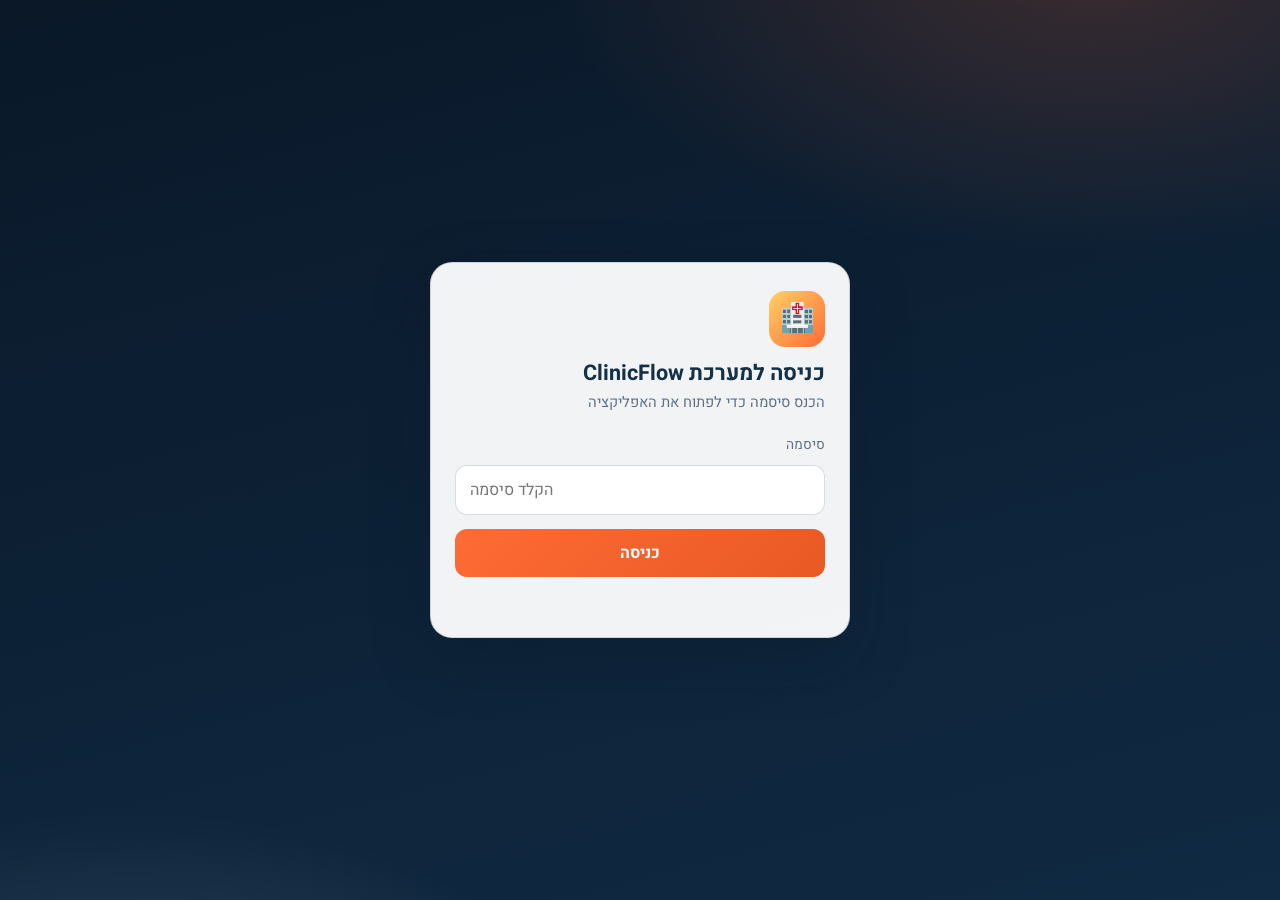
<file: index.html>
<!DOCTYPE html>
<html lang="he" dir="rtl">
<head>
  <meta charset="UTF-8">
  <meta name="viewport" content="width=device-width, initial-scale=1.0">
  <title>ClinicFlow Access</title>
  <link href="https://fonts.googleapis.com/css2?family=Heebo:wght@300;400;500;600;700;800&display=swap" rel="stylesheet">
  <link rel="stylesheet" href="style.css">
</head>
<body>
  <main class="gate-shell">
    <section class="gate-card">
      <div class="gate-logo">🏥</div>
      <h1>כניסה למערכת ClinicFlow</h1>
      <p>הכנס סיסמה כדי לפתוח את האפליקציה</p>

      <form id="gateForm" class="gate-form">
        <label for="passwordInput">סיסמה</label>
        <input id="passwordInput" type="password" autocomplete="current-password" required placeholder="הקלד סיסמה">
        <button id="enterBtn" type="submit">כניסה</button>
      </form>

      <div id="gateMessage" class="gate-message" aria-live="polite"></div>
    </section>
  </main>
  <script src="script.js"></script>
</body>
</html>
</file>
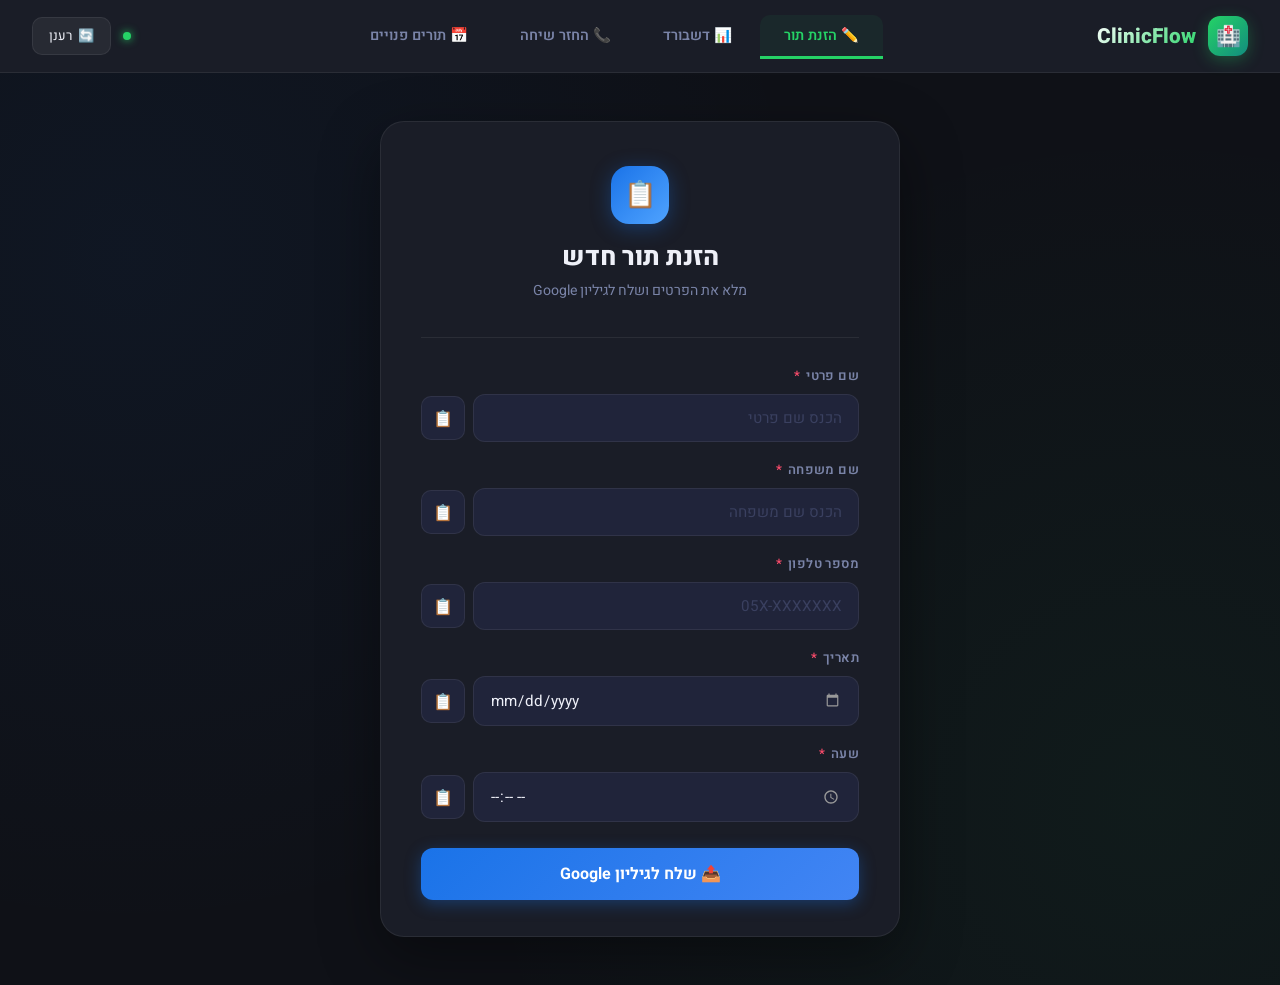
<file: private/d58feabe393e753726f542565ba76f9e6eb6b6ac49a5ca054e77da98424e3756/index.html>
<!DOCTYPE html>
<html lang="he" dir="rtl">
<head>
  <meta charset="UTF-8">
  <meta name="viewport" content="width=device-width, initial-scale=1.0">
  <title>ClinicFlow</title>
  <link href="https://fonts.googleapis.com/css2?family=Heebo:wght@300;400;500;600;700;800&display=swap" rel="stylesheet">
  <link rel="stylesheet" href="style.css">
</head>
<body>

<!-- ══ HEADER ══ -->
<div class="header">
  <div class="logo">
    <div class="logo-icon">🏥</div>
    <span class="logo-text">ClinicFlow</span>
  </div>

  <div class="tabs">
    <button class="tab active" onclick="switchTab('form')" id="tab-form">✏️ הזנת תור</button>
    <button class="tab" onclick="switchTab('dashboard')" id="tab-dashboard">📊 דשבורד</button>
    <button class="tab" onclick="switchTab('return')" id="tab-return">📞 החזר שיחה</button>
    <button class="tab" onclick="switchTab('available')" id="tab-available">📅 תורים פנויים</button>
  </div>

  <div class="header-right">
    <div class="status-dot"></div>
    <button class="refresh-btn" onclick="loadData()" id="refreshBtn">
      <span class="ri">🔄</span> רענן
    </button>
  </div>
</div>

<!-- ══ TAB 1 — FORM ══ -->
<div class="page active" id="page-form">
  <div class="form-wrapper">
    <div class="form-card">
      <div class="form-header">
        <div class="form-icon">📋</div>
        <h1>הזנת תור חדש</h1>
        <p>מלא את הפרטים ושלח לגיליון Google</p>
      </div>
      <div class="form-divider"></div>

      <div class="field-group">
        <label class="field-label">שם פרטי <span class="req">*</span></label>
        <div class="input-row">
          <input type="text" id="name" class="form-input" placeholder="הכנס שם פרטי">
          <button class="copy-btn" onclick="copyField('name')">📋<span class="tooltip">הועתק!</span></button>
        </div>
      </div>

      <div class="field-group">
        <label class="field-label">שם משפחה <span class="req">*</span></label>
        <div class="input-row">
          <input type="text" id="surname" class="form-input" placeholder="הכנס שם משפחה">
          <button class="copy-btn" onclick="copyField('surname')">📋<span class="tooltip">הועתק!</span></button>
        </div>
      </div>

      <div class="field-group">
        <label class="field-label">מספר טלפון <span class="req">*</span></label>
        <div class="input-row">
          <input type="tel" id="phone" class="form-input" placeholder="05X-XXXXXXX" maxlength="15" dir="ltr" style="text-align:right;">
          <button class="copy-btn" onclick="copyField('phone')">📋<span class="tooltip">הועתק!</span></button>
        </div>
      </div>

      <div class="field-group">
        <label class="field-label">תאריך <span class="req">*</span></label>
        <div class="input-row">
          <input type="date" id="date" class="form-input">
          <button class="copy-btn" onclick="copyField('date')">📋<span class="tooltip">הועתק!</span></button>
        </div>
      </div>

      <div class="field-group">
        <label class="field-label">שעה <span class="req">*</span></label>
        <div class="input-row">
          <input type="time" id="time" class="form-input">
          <button class="copy-btn" onclick="copyField('time')">📋<span class="tooltip">הועתק!</span></button>
        </div>
      </div>

      <button class="submit-btn" id="submitBtn" onclick="submitForm()">📤 שלח לגיליון Google</button>
      <div id="formMessage"></div>
    </div>
  </div>
</div>

<!-- ══ TAB 2 — DASHBOARD ══ -->
<div class="page" id="page-dashboard">

  <div class="stats-bar">
    <div class="stat-card">
      <div class="stat-icon green">👥</div>
      <div>
        <div class="stat-num" id="statTotal">—</div>
        <div class="stat-label">סך מטופלים</div>
      </div>
    </div>
    <div class="stat-card">
      <div class="stat-icon blue">📅</div>
      <div>
        <div class="stat-num" id="statDates">—</div>
        <div class="stat-label">תאריכים פעילים</div>
      </div>
    </div>
    <div class="stat-card">
      <div class="stat-icon orange">💬</div>
      <div>
        <div class="stat-num" id="statMsg">—</div>
        <div class="stat-label">הודעות מוכנות</div>
      </div>
    </div>
  </div>

  <div class="toolbar">
    <input class="search-box" type="text" id="searchInput" placeholder="🔍  חפש לפי שם, טלפון או תאריך..." oninput="filterCards()">
    <button class="sort-btn" id="sortBtn" onclick="toggleSort()">⏰ מיין לפי שעה</button>
  </div>

  <div class="error-banner" id="errorBanner"></div>

  <div class="grid" id="grid">
    <div class="state-box">
      <div class="spinner"></div>
      <h3>טוען נתונים...</h3>
    </div>
  </div>

</div>

<!-- ══ TAB 3 — RETURN CALL ══ -->
<div class="page" id="page-return">

  <div class="stats-bar">
    <div class="stat-card">
      <div class="stat-icon green">📞</div>
      <div>
        <div class="stat-num" id="returnTotal">—</div>
        <div class="stat-label">שיחות להחזרה</div>
      </div>
    </div>
    <div class="stat-card">
      <div class="stat-icon orange">💬</div>
      <div>
        <div class="stat-num" id="returnSent">0</div>
        <div class="stat-label">הודעות נשלחו היום</div>
      </div>
    </div>
  </div>

  <div class="toolbar">
    <input class="search-box" type="text" id="returnSearch" placeholder="🔍  חפש לפי מספר טלפון..." oninput="filterReturn()">
    <button class="refresh-btn" style="padding:11px 16px;" onclick="loadReturnData()">🔄 רענן</button>
  </div>

  <div class="error-banner" id="returnErrorBanner"></div>

  <div class="grid" id="returnGrid">
    <div class="state-box">
      <div class="spinner"></div>
      <h3>טוען נתונים...</h3>
    </div>
  </div>

</div>

<!-- ══ TAB 4 — AVAILABLE APPOINTMENTS ══ -->
<div class="page" id="page-available">

  <div class="stats-bar">
    <div class="stat-card">
      <div class="stat-icon blue">📅</div>
      <div>
        <div class="stat-num" id="availTotal">—</div>
        <div class="stat-label">תאריכים בטבלה</div>
      </div>
    </div>
    <div class="stat-card">
      <div class="stat-icon green">✅</div>
      <div>
        <div class="stat-num" id="availOpen">—</div>
        <div class="stat-label">עם תורים פנויים</div>
      </div>
    </div>
    <div class="stat-card">
      <div class="stat-icon orange">🚫</div>
      <div>
        <div class="stat-num" id="availFull">—</div>
        <div class="stat-label">מלאים לגמרי</div>
      </div>
    </div>
  </div>

  <div class="toolbar">
    <input class="search-box" type="text" id="availSearch" placeholder="🔍  חפש לפי תאריך..." oninput="filterAvailable()">
    <button class="refresh-btn" style="padding:11px 16px;" onclick="loadAvailableData()">🔄 רענן</button>
  </div>

  <div class="error-banner" id="availErrorBanner"></div>

  <div class="grid" id="availGrid">
    <div class="state-box">
      <div class="spinner"></div>
      <h3>טוען נתונים...</h3>
    </div>
  </div>

</div>


<script src="script.js"></script>
</body>
</html>
</file>
<file: style.css>
﻿:root {
  --bg-top: #0a1828;
  --bg-bottom: #102a43;
  --card: rgba(255, 255, 255, 0.95);
  --text: #123047;
  --muted: #5c7188;
  --line: rgba(18, 48, 71, 0.16);
  --accent: #ff6b35;
  --accent-strong: #e85924;
  --danger: #b42318;
}

* {
  box-sizing: border-box;
}

body {
  margin: 0;
  min-height: 100vh;
  font-family: "Heebo", sans-serif;
  direction: rtl;
  color: var(--text);
  background:
    radial-gradient(900px 500px at 85% -5%, rgba(255, 107, 53, 0.2), transparent 60%),
    radial-gradient(800px 450px at 10% 120%, rgba(255, 255, 255, 0.14), transparent 60%),
    linear-gradient(165deg, var(--bg-top), var(--bg-bottom));
}

.gate-shell {
  min-height: 100vh;
  display: grid;
  place-items: center;
  padding: 16px;
}

.gate-card {
  width: 100%;
  max-width: 420px;
  background: var(--card);
  border: 1px solid var(--line);
  border-radius: 22px;
  padding: 28px 24px;
  box-shadow: 0 20px 60px rgba(10, 24, 40, 0.25);
}

.gate-logo {
  width: 56px;
  height: 56px;
  display: grid;
  place-items: center;
  border-radius: 16px;
  margin-bottom: 14px;
  font-size: 28px;
  background: linear-gradient(135deg, #ffd166, #ff6b35);
}

h1 {
  margin: 0 0 6px;
  font-size: 1.35rem;
  line-height: 1.2;
}

p {
  margin: 0 0 22px;
  color: var(--muted);
  font-size: 0.92rem;
}

.gate-form {
  display: grid;
  gap: 10px;
}

label {
  font-size: 0.86rem;
  color: var(--muted);
}

input {
  width: 100%;
  border: 1px solid var(--line);
  border-radius: 12px;
  padding: 12px 14px;
  font-size: 1rem;
  font-family: inherit;
  direction: ltr;
}

input:focus {
  outline: none;
  border-color: #2f7bbd;
  box-shadow: 0 0 0 3px rgba(47, 123, 189, 0.2);
}

button {
  margin-top: 4px;
  width: 100%;
  border: 0;
  border-radius: 12px;
  padding: 12px 14px;
  color: #fff;
  font-size: 1rem;
  font-weight: 700;
  font-family: inherit;
  background: linear-gradient(135deg, var(--accent), var(--accent-strong));
  cursor: pointer;
}

button:disabled {
  opacity: 0.7;
  cursor: wait;
}

.gate-message {
  min-height: 20px;
  margin-top: 12px;
  font-size: 0.88rem;
}

.gate-message.info {
  color: #245a7c;
}

.gate-message.error {
  color: var(--danger);
}
</file>
<file: private/d58feabe393e753726f542565ba76f9e6eb6b6ac49a5ca054e77da98424e3756/style.css>
:root {
  --bg: #0f1117;
  --surface: #1a1d27;
  --card: #20243a;
  --border: rgba(255,255,255,0.07);
  --primary: #25d366;
  --primary-dark: #1aab52;
  --blue: #1a73e8;
  --text: #eef0f8;
  --muted: #7a84a8;
  --danger: #ff4d6d;
  --radius: 16px;
  --orange: #ff9f1c;
  --orange-dark: #e68a00;
}

* { box-sizing: border-box; margin: 0; padding: 0; }

body {
  font-family: 'Heebo', sans-serif;
  background: var(--bg);
  color: var(--text);
  min-height: 100vh;
  direction: rtl;
}

/* ══════════════════════════════
   HEADER
══════════════════════════════ */
.header {
  background: var(--surface);
  border-bottom: 1px solid var(--border);
  padding: 0 32px;
  display: flex;
  align-items: center;
  justify-content: space-between;
  position: sticky;
  top: 0;
  z-index: 100;
}

.logo {
  display: flex;
  align-items: center;
  gap: 12px;
  padding: 16px 0;
}

.logo-icon {
  width: 40px; height: 40px;
  background: linear-gradient(135deg, var(--primary), #128c7e);
  border-radius: 12px;
  display: flex; align-items: center; justify-content: center;
  font-size: 20px;
  box-shadow: 0 4px 16px rgba(37,211,102,0.3);
}

.logo-text {
  font-size: 1.3rem; font-weight: 800;
  background: linear-gradient(135deg, #fff, var(--primary));
  -webkit-background-clip: text;
  -webkit-text-fill-color: transparent;
}

.tabs { display: flex; gap: 4px; }

.tab {
  padding: 10px 24px;
  border-radius: 10px 10px 0 0;
  cursor: pointer;
  font-size: 0.9rem; font-weight: 600;
  color: var(--muted);
  border: none;
  background: transparent;
  font-family: 'Heebo', sans-serif;
  transition: all 0.2s;
  display: flex; align-items: center; gap: 7px;
  border-bottom: 3px solid transparent;
  margin-bottom: -1px;
}

.tab:hover { color: var(--text); }

.tab.active {
  color: var(--primary);
  border-bottom-color: var(--primary);
  background: rgba(37,211,102,0.06);
}

.header-right { display: flex; align-items: center; gap: 12px; }

.status-dot {
  width: 8px; height: 8px;
  border-radius: 50%;
  background: var(--primary);
  box-shadow: 0 0 8px var(--primary);
  animation: pulse 2s infinite;
}

@keyframes pulse { 0%,100%{opacity:1} 50%{opacity:.4} }

.refresh-btn {
  background: rgba(255,255,255,0.06);
  border: 1px solid var(--border);
  color: var(--text);
  padding: 8px 16px;
  border-radius: 10px;
  font-family: 'Heebo', sans-serif;
  font-size: 0.82rem;
  cursor: pointer;
  transition: all 0.2s;
  display: flex; align-items: center; gap: 6px;
}

.refresh-btn:hover { background: rgba(255,255,255,0.12); }
.refresh-btn.spinning .ri { animation: spin 0.8s linear infinite; display: inline-block; }

@keyframes spin { to { transform: rotate(360deg); } }

/* ══════════════════════════════
   PAGE SECTIONS
══════════════════════════════ */
.page { display: none; }
.page.active { display: block; }

/* ══════════════════════════════
   FORM PAGE
══════════════════════════════ */
.form-wrapper {
  display: flex;
  align-items: center;
  justify-content: center;
  padding: 48px 16px;
  min-height: calc(100vh - 61px);
  background-image:
    radial-gradient(circle at 10% 20%, rgba(26,115,232,0.06) 0%, transparent 50%),
    radial-gradient(circle at 90% 80%, rgba(37,211,102,0.05) 0%, transparent 50%);
}

.form-card {
  background: var(--surface);
  border: 1px solid var(--border);
  border-radius: 24px;
  padding: 44px 40px 36px;
  width: 100%; max-width: 520px;
  box-shadow: 0 20px 60px rgba(0,0,0,0.4);
}

.form-header { text-align: center; margin-bottom: 36px; }

.form-icon {
  width: 58px; height: 58px;
  background: linear-gradient(135deg, var(--blue), #4fa3ff);
  border-radius: 18px;
  display: inline-flex; align-items: center; justify-content: center;
  font-size: 26px; margin-bottom: 14px;
  box-shadow: 0 4px 20px rgba(26,115,232,0.35);
}

.form-header h1 { font-size: 1.6rem; font-weight: 800; margin-bottom: 4px; }
.form-header p  { font-size: 0.88rem; color: var(--muted); }
.form-divider   { height: 1px; background: var(--border); margin: 0 0 28px; }
.field-group    { margin-bottom: 18px; }

.field-label {
  display: block;
  font-size: 0.82rem; font-weight: 600;
  color: var(--muted);
  margin-bottom: 8px;
  letter-spacing: 0.4px;
}

.field-label .req { color: var(--danger); margin-right: 2px; }

.input-row { display: flex; align-items: center; gap: 8px; }

.form-input {
  flex: 1;
  padding: 12px 16px;
  background: var(--card);
  border: 1.5px solid var(--border);
  border-radius: 12px;
  color: var(--text);
  font-family: 'Heebo', sans-serif;
  font-size: 0.95rem;
  outline: none; direction: rtl;
  transition: border-color 0.2s, box-shadow 0.2s;
}

.form-input:focus {
  border-color: var(--blue);
  box-shadow: 0 0 0 3px rgba(26,115,232,0.15);
}

.form-input::placeholder { color: #3a4060; }

input[type="date"]::-webkit-calendar-picker-indicator,
input[type="time"]::-webkit-calendar-picker-indicator {
  filter: invert(0.6); cursor: pointer;
}

.copy-btn {
  flex-shrink: 0;
  background: var(--card);
  border: 1.5px solid var(--border);
  color: var(--muted);
  border-radius: 10px;
  width: 44px; height: 44px;
  font-size: 1rem; cursor: pointer;
  transition: all 0.18s;
  display: flex; align-items: center; justify-content: center;
  position: relative;
}

.copy-btn:hover { border-color: var(--blue); color: var(--blue); }

.copy-btn.copied {
  background: var(--primary);
  border-color: var(--primary);
  color: #fff;
}

.copy-btn .tooltip {
  position: absolute;
  top: -32px; left: 50%;
  transform: translateX(-50%);
  background: #1e2a3a; color: #fff;
  font-size: 0.7rem; padding: 3px 9px;
  border-radius: 6px; white-space: nowrap;
  opacity: 0; pointer-events: none;
  transition: opacity 0.2s;
}

.copy-btn.copied .tooltip { opacity: 1; }

.submit-btn {
  width: 100%; padding: 14px;
  background: linear-gradient(135deg, var(--blue), #4285f4);
  color: #fff; border: none;
  border-radius: 12px;
  font-family: 'Heebo', sans-serif;
  font-size: 1rem; font-weight: 700;
  cursor: pointer; margin-top: 8px;
  transition: all 0.2s;
  box-shadow: 0 4px 16px rgba(26,115,232,0.35);
}

.submit-btn:hover:not(:disabled) {
  transform: translateY(-2px);
  box-shadow: 0 6px 22px rgba(26,115,232,0.5);
}

.submit-btn:disabled { opacity: 0.6; cursor: not-allowed; }

#formMessage {
  margin-top: 14px; text-align: center;
  font-size: 0.88rem; font-weight: 600;
  padding: 10px 16px; border-radius: 10px;
  display: none;
}

#formMessage.success { background: rgba(37,211,102,0.12); color: var(--primary); display: block; }
#formMessage.error   { background: rgba(255,77,109,0.12);  color: var(--danger);  display: block; }

/* ══════════════════════════════
   DASHBOARD PAGE
══════════════════════════════ */
.stats-bar {
  display: flex; gap: 16px;
  padding: 28px 32px 0;
}

.stat-card {
  background: var(--surface);
  border: 1px solid var(--border);
  border-radius: var(--radius);
  padding: 18px 22px; flex: 1;
  display: flex; align-items: center; gap: 14px;
}

.stat-icon {
  width: 44px; height: 44px;
  border-radius: 12px;
  display: flex; align-items: center; justify-content: center;
  font-size: 20px; flex-shrink: 0;
}

.stat-icon.green  { background: rgba(37,211,102,0.15); }
.stat-icon.blue   { background: rgba(26,115,232,0.15); }
.stat-icon.orange { background: rgba(255,160,50,0.15); }

.stat-num   { font-size: 1.8rem; font-weight: 800; line-height: 1; }
.stat-label { font-size: 0.76rem; color: var(--muted); margin-top: 3px; }

.toolbar {
  padding: 18px 32px 0;
  display: flex; gap: 10px; align-items: center;
}

.search-box {
  flex: 1;
  background: var(--surface);
  border: 1px solid var(--border);
  border-radius: 12px;
  padding: 11px 16px;
  color: var(--text);
  font-family: 'Heebo', sans-serif;
  font-size: 0.9rem; outline: none;
  transition: border-color 0.2s;
}

.search-box:focus { border-color: var(--primary); }
.search-box::placeholder { color: var(--muted); }

.sort-btn {
  background: var(--surface);
  border: 1px solid var(--border);
  color: var(--muted);
  padding: 11px 16px; border-radius: 12px;
  font-family: 'Heebo', sans-serif;
  font-size: 0.85rem; cursor: pointer;
  transition: all 0.2s; white-space: nowrap;
}

.sort-btn:hover, .sort-btn.active {
  border-color: var(--primary);
  color: var(--primary);
}

.grid {
  display: grid;
  grid-template-columns: repeat(auto-fill, minmax(340px, 1fr));
  gap: 18px;
  padding: 22px 32px 48px;
}

.patient-card {
  background: var(--card);
  border: 1px solid var(--border);
  border-radius: 20px; overflow: hidden;
  transition: transform 0.2s, box-shadow 0.2s, border-color 0.2s;
  animation: fadeUp 0.35s ease both;
}

.patient-card:hover {
  transform: translateY(-3px);
  box-shadow: 0 12px 36px rgba(0,0,0,0.4);
  border-color: rgba(37,211,102,0.2);
}

@keyframes fadeUp {
  from { opacity:0; transform:translateY(14px); }
  to   { opacity:1; transform:translateY(0); }
}

.card-top {
  padding: 18px 18px 14px;
  display: flex; align-items: center; justify-content: space-between;
  border-bottom: 1px solid var(--border);
}

.patient-info { display: flex; align-items: center; gap: 12px; }

.avatar {
  width: 44px; height: 44px;
  border-radius: 13px;
  background: linear-gradient(135deg, var(--blue), #4fa3ff);
  display: flex; align-items: center; justify-content: center;
  font-size: 1rem; font-weight: 700; color: #fff; flex-shrink: 0;
}

.patient-name  { font-size: 1rem; font-weight: 700; }
.patient-phone { font-size: 0.78rem; color: var(--muted); direction: ltr; text-align: right; margin-top: 2px; }

.time-badge {
  background: rgba(37,211,102,0.12);
  border: 1px solid rgba(37,211,102,0.25);
  color: var(--primary);
  padding: 5px 13px; border-radius: 30px;
  font-size: 0.82rem; font-weight: 600;
  white-space: nowrap;
}

.card-meta {
  padding: 10px 18px;
  display: flex; gap: 16px;
  border-bottom: 1px solid var(--border);
}

.meta-item { display: flex; align-items: center; gap: 5px; font-size: 0.8rem; color: var(--muted); }

.card-actions { padding: 12px 18px 16px; display: flex; gap: 10px; }

.wa-btn {
  flex: 1;
  display: flex; align-items: center; justify-content: center; gap: 7px;
  padding: 10px 8px; border-radius: 11px;
  font-family: 'Heebo', sans-serif;
  font-size: 0.83rem; font-weight: 600;
  cursor: pointer; text-decoration: none;
  transition: all 0.2s; border: none;
}

.wa-btn-1 {
  background: var(--primary); color: #fff;
  box-shadow: 0 4px 14px rgba(37,211,102,0.3);
}
.wa-btn-1:hover { background: var(--primary-dark); transform: translateY(-1px); }

.wa-btn-2 {
  background: rgba(37,211,102,0.1);
  border: 1px solid rgba(37,211,102,0.25);
  color: var(--primary);
}
.wa-btn-2:hover { background: rgba(37,211,102,0.2); transform: translateY(-1px); }

.wa-btn.sent {
  pointer-events: auto;
}

.wa-btn-1.sent {
  background: linear-gradient(135deg, #4a5568, #2d3748);
  color: #cbd5e0;
  box-shadow: none;
  border: 2px solid #48bb78;
  opacity: 0.92;
}
.wa-btn-1.sent:hover {
  background: linear-gradient(135deg, #5a6578, #3d4758);
  transform: none;
}

.wa-btn-2.sent {
  background: linear-gradient(135deg, var(--blue), #4285f4);
  border: 2px solid var(--blue);
  color: #fff;
  box-shadow: 0 4px 14px rgba(26,115,232,0.35);
}
.wa-btn-2.sent:hover {
  background: linear-gradient(135deg, #1565d8, #3b78e8);
  transform: none;
}

.wa-icon { width: 16px; height: 16px; fill: currentColor; flex-shrink: 0; }

.state-box {
  grid-column: 1 / -1;
  text-align: center; padding: 80px 20px;
  color: var(--muted);
}

.state-box .big-icon { font-size: 52px; margin-bottom: 14px; }
.state-box h3 { font-size: 1.1rem; font-weight: 600; color: var(--text); margin-bottom: 6px; }

.spinner {
  width: 40px; height: 40px;
  border: 3px solid var(--border);
  border-top-color: var(--primary);
  border-radius: 50%;
  animation: spin 0.8s linear infinite;
  margin: 0 auto 14px;
}

.error-banner {
  margin: 20px 32px 0;
  background: rgba(255,77,109,0.1);
  border: 1px solid rgba(255,77,109,0.3);
  border-radius: 12px; padding: 12px 18px;
  color: var(--danger); font-size: 0.88rem;
  display: none;
}

@media (max-width: 640px) {
  .header { padding: 0 16px; }
  .tab { padding: 10px 14px; font-size: 0.82rem; }
  .form-card { padding: 28px 18px 24px; }
  .stats-bar { flex-direction: column; padding: 16px; }
  .grid { grid-template-columns: 1fr; padding: 16px; }
  .toolbar { padding: 12px 16px 0; }
}

/* ══════════════════════════════
   RETURN CALL PAGE
══════════════════════════════ */
.msg-preview-label {
  font-size: 0.8rem;
  font-weight: 600;
  color: var(--muted);
  margin-bottom: 10px;
}

.msg-preview {
  background: var(--card);
  border: 1px solid var(--border);
  border-radius: 14px;
  padding: 16px 18px;
  font-size: 0.83rem;
  color: var(--muted);
  line-height: 1.7;
  white-space: pre-wrap;
  direction: rtl;
  border-right: 3px solid var(--primary);
}

#returnMessage {
  margin-top: 14px;
  text-align: center;
  font-size: 0.88rem;
  font-weight: 600;
  padding: 10px 16px;
  border-radius: 10px;
  display: none;
}

#returnMessage.success { background: rgba(37,211,102,0.12); color: var(--primary); display: block; }
#returnMessage.error   { background: rgba(255,77,109,0.12);  color: var(--danger);  display: block; }

/* ══════════════════════════════
   DATE GROUP HEADERS
══════════════════════════════ */
.date-group-header {
  grid-column: 1 / -1;
  display: flex;
  align-items: center;
  gap: 14px;
  margin: 8px 0 4px;
}

.date-group-line {
  flex: 1;
  height: 1px;
  background: var(--border);
}

.date-group-label {
  display: flex;
  align-items: center;
  gap: 8px;
  background: var(--surface);
  border: 1px solid var(--border);
  border-radius: 20px;
  padding: 6px 16px;
  font-size: 0.85rem;
  font-weight: 700;
  color: var(--text);
  white-space: nowrap;
}

.date-group-icon { font-size: 14px; }

.date-group-count {
  background: rgba(37,211,102,0.12);
  color: var(--primary);
  border-radius: 20px;
  padding: 2px 10px;
  font-size: 0.75rem;
  font-weight: 600;
}

/* ══════════════════════════════
   DELETE BUTTON
══════════════════════════════ */
.delete-btn {
  background: rgba(255,77,109,0.1);
  border: 1px solid rgba(255,77,109,0.2);
  color: var(--danger);
  border-radius: 8px;
  width: 34px; height: 34px;
  font-size: 0.9rem;
  cursor: pointer;
  display: flex; align-items: center; justify-content: center;
  transition: all 0.2s;
  flex-shrink: 0;
}

.delete-btn:hover {
  background: var(--danger);
  color: #fff;
  border-color: var(--danger);
  transform: scale(1.08);
}

.change-datetime-btn {
  background: rgba(26,115,232,0.12);
  border: 1px solid rgba(26,115,232,0.25);
  color: var(--blue);
  border-radius: 8px;
  width: 34px; height: 34px;
  font-size: 0.9rem;
  cursor: pointer;
  display: flex; align-items: center; justify-content: center;
  transition: all 0.2s;
  flex-shrink: 0;
}

.change-datetime-btn:hover {
  background: var(--blue);
  color: #fff;
  border-color: var(--blue);
  transform: scale(1.08);
}

/* ══════════════════════════════
   AVAILABLE APPOINTMENTS PAGE
══════════════════════════════ */
.avail-card .avail-msg-block {
  padding: 12px 18px;
  border-bottom: 1px solid var(--border);
}

.copy-msg-btn {
  border: 1px solid rgba(37,211,102,0.25);
  font-family: 'Heebo', sans-serif;
}

.copy-msg-btn.copied {
  background: rgba(37,211,102,0.35);
  border-color: var(--primary);
  color: #fff;
}

.wa-btn-3 {
  background: rgba(255,159,28,0.1);
  border: 1px solid rgba(255,159,28,0.3);
  color: var(--orange);
}
.wa-btn-3:hover {
  background: rgba(255,159,28,0.2);
  transform: translateY(-1px);
}
 
.wa-btn-3.sent {
  background: linear-gradient(135deg, var(--orange), #ffb347);
  border: 2px solid var(--orange);
  color: #fff;
  box-shadow: 0 4px 14px rgba(255,159,28,0.35);
}
.wa-btn-3.sent:hover {
  background: linear-gradient(135deg, var(--orange-dark), #ffa733);
  transform: none;
}
 
/* Three buttons in one row: let them wrap nicely on narrow cards */
.card-actions { flex-wrap: wrap; }
.card-actions .wa-btn { min-width: 100px; }
</file>
